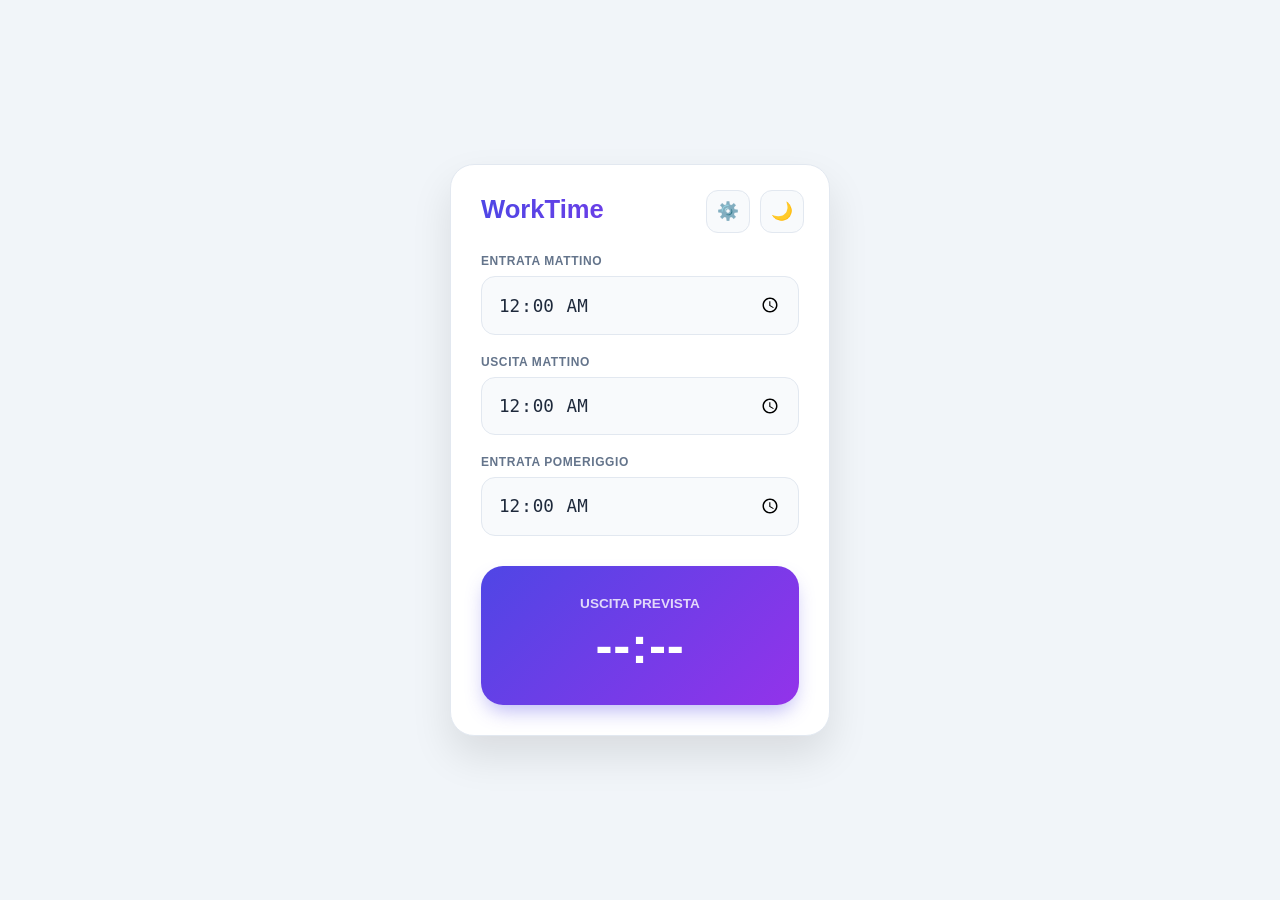
<file: index.html>
<!DOCTYPE html>
<html lang="it">
<head>
  <meta charset="UTF-8">
  <meta name="viewport" content="width=device-width, initial-scale=1.0, maximum-scale=1.0, user-scalable=no">
  <meta name="mobile-web-app-capable" content="yes">
  <meta name="apple-mobile-web-app-status-bar-style" content="black-translucent">
  <title>Worktime</title>
  <link rel="manifest" href="manifest.json">
  <!-- <link href="https://googleapis.com" rel="stylesheet"> -->
  <link rel="stylesheet" href="style.css">
</head>

<body data-theme="light">

  <div class="container">
    <div class="header-btns">
      <button class="icon-btn" onclick="toggleSettings()">⚙️</button>
      <button class="icon-btn" onclick="toggleTheme()" id="themeBtn">🌙</button>
    </div>

    <h1>WorkTime</h1>

    <div id="settings" class="settings-panel">
      <div class="column-layout">
        <div class="input-group">
          <label>Ore Lavoro Giornaliere</label>
          <input type="time" id="targetTime" value="07:12" oninput="calcola()">
        </div>
        <div class="input-group">
          <label>Pausa Minima</label>
          <input type="time" id="pausaMinTime" value="00:30" oninput="calcola()">
        </div>
      </div>
    </div>

    <div class="column-layout">
      <div class="input-group">
        <label>Entrata Mattino</label>
        <input type="time" id="eM" value="00:00" oninput="calcola()">
      </div>
      <div class="input-group">
        <label>Uscita Mattino</label>
        <input type="time" id="uM" value="00:00" oninput="calcola()">
      </div>
      <div class="input-group">
        <label>Entrata Pomeriggio</label>
        <input type="time" id="eP" value="00:00" oninput="calcola()">
      </div>

      <div id="warn" class="warning"></div>

      <div class="result-card">
        <div class="result-label">Uscita Prevista</div>
        <div id="res" class="result-time">--:--</div>
      </div>
    </div>
  </div>

  <script src="app.js"></script>
   <script>
      if ("serviceWorker" in navigator) {
        window.addEventListener("load", function () {
          navigator.serviceWorker
            .register("service-worker.js")
            .then((response) => console.log("Service worker registered"))
            .catch((err) => console.log("service worker not registered"));
        });
      }
    </script>

</body>

</html>
</file>
<file: style.css>
:root {
  --bg: #f1f5f9;
  --card-bg: #ffffff;
  --text: #1e293b;
  --text-secondary: #64748b;
  --input-bg: #f8fafc;
  --primary: #4f46e5;
  --secondary: #9333ea;
  --border: #e2e8f0;
}

[data-theme="dark"] {
  --bg: #0f172a;
  --card-bg: rgba(255, 255, 255, 0.05);
  --text: #f8fafc;
  --text-secondary: #94a3b8;
  --input-bg: rgba(255, 255, 255, 0.07);
  --primary: #6366f1;
  --secondary: #a855f7;
  --border: rgba(255, 255, 255, 0.1);
}

@keyframes fadeIn {
  from {
    opacity: 0;
    transform: translateY(10px);
  }

  to {
    opacity: 1;
    transform: translateY(0);
  }
}

body {
  font-family: 'Inter', sans-serif;
  background: var(--bg);
  color: var(--text);
  display: flex;
  justify-content: center;
  align-items: center;
  min-height: 100vh;
  margin: 0;
  transition: background 0.3s ease;
}

.container {
  background: var(--card-bg);
  backdrop-filter: blur(12px);
  -webkit-backdrop-filter: blur(12px);
  border: 1px solid var(--border);
  border-radius: 24px;
  padding: 30px;
  width: 90%;
  max-width: 380px;
  box-shadow: 0 20px 40px rgba(0, 0, 0, 0.1);
  position: relative;
  animation: fadeIn 0.5s ease-out;
  box-sizing: border-box;
}

/* MODALITÀ FULL SCREEN PER SMARTPHONE */
@media (max-width: 480px) {
  body {
    align-items: flex-start;
  }

  .container {
    width: 100%;
    max-width: none;
    min-height: 100vh;
    border-radius: 0;
    border: none;
    padding: 20px;
  }

  .header-btns {
    top: 20px;
    right: 20px;
  }
}

.header-btns {
  position: absolute;
  top: 25px;
  right: 25px;
  display: flex;
  gap: 10px;
  z-index: 10;
}

.icon-btn {
  background: var(--input-bg);
  border: 1px solid var(--border);
  color: var(--text);
  padding: 10px;
  border-radius: 12px;
  cursor: pointer;
  font-size: 1.1rem;
}

h1 {
  font-weight: 800;
  font-size: 1.6rem;
  margin-top: 0;
  margin-bottom: 30px;
  background: linear-gradient(to right, var(--primary), var(--secondary));
  -webkit-background-clip: text;
  -webkit-text-fill-color: transparent;
}

.column-layout {
  display: flex;
  flex-direction: column;
  gap: 20px;
}

.input-group {
  display: flex;
  flex-direction: column;
  gap: 8px;
}

label {
  font-size: 0.75rem;
  text-transform: uppercase;
  letter-spacing: 0.05em;
  color: var(--text-secondary);
  font-weight: 700;
}

input {
  background: var(--input-bg);
  border: 1px solid var(--border);
  border-radius: 14px;
  padding: 16px;
  color: var(--text);
  font-size: 1.1rem;
  outline: none;
  width: 100%;
  box-sizing: border-box;
  -webkit-appearance: none;
  /* Migliora resa su iOS */
}

.settings-panel {
  display: none;
  background: var(--input-bg);
  border-radius: 18px;
  padding: 20px;
  margin-bottom: 25px;
  border: 1px solid var(--primary);
  animation: fadeIn 0.3s;
}

.result-card {
  background: linear-gradient(135deg, var(--primary), var(--secondary));
  padding: 30px;
  border-radius: 22px;
  text-align: center;
  color: white;
  box-shadow: 0 10px 20px -5px rgba(79, 70, 229, 0.4);
  margin-top: 10px;
}

.result-label {
  font-size: 0.85rem;
  opacity: 0.8;
  font-weight: 600;
  text-transform: uppercase;
}

.result-time {
  font-size: 3.2rem;
  font-weight: 800;
  letter-spacing: 0.05rem;
  margin-top: 5px;
}

.warning {
  background: #fee2e2;
  color: #b91c1c;
  padding: 14px;
  border-radius: 14px;
  font-size: 0.9rem;
  font-weight: 600;
  display: none;
  margin-bottom: 15px;
  text-align: center;
  border: 1px solid #fecaca;
}
</file>
